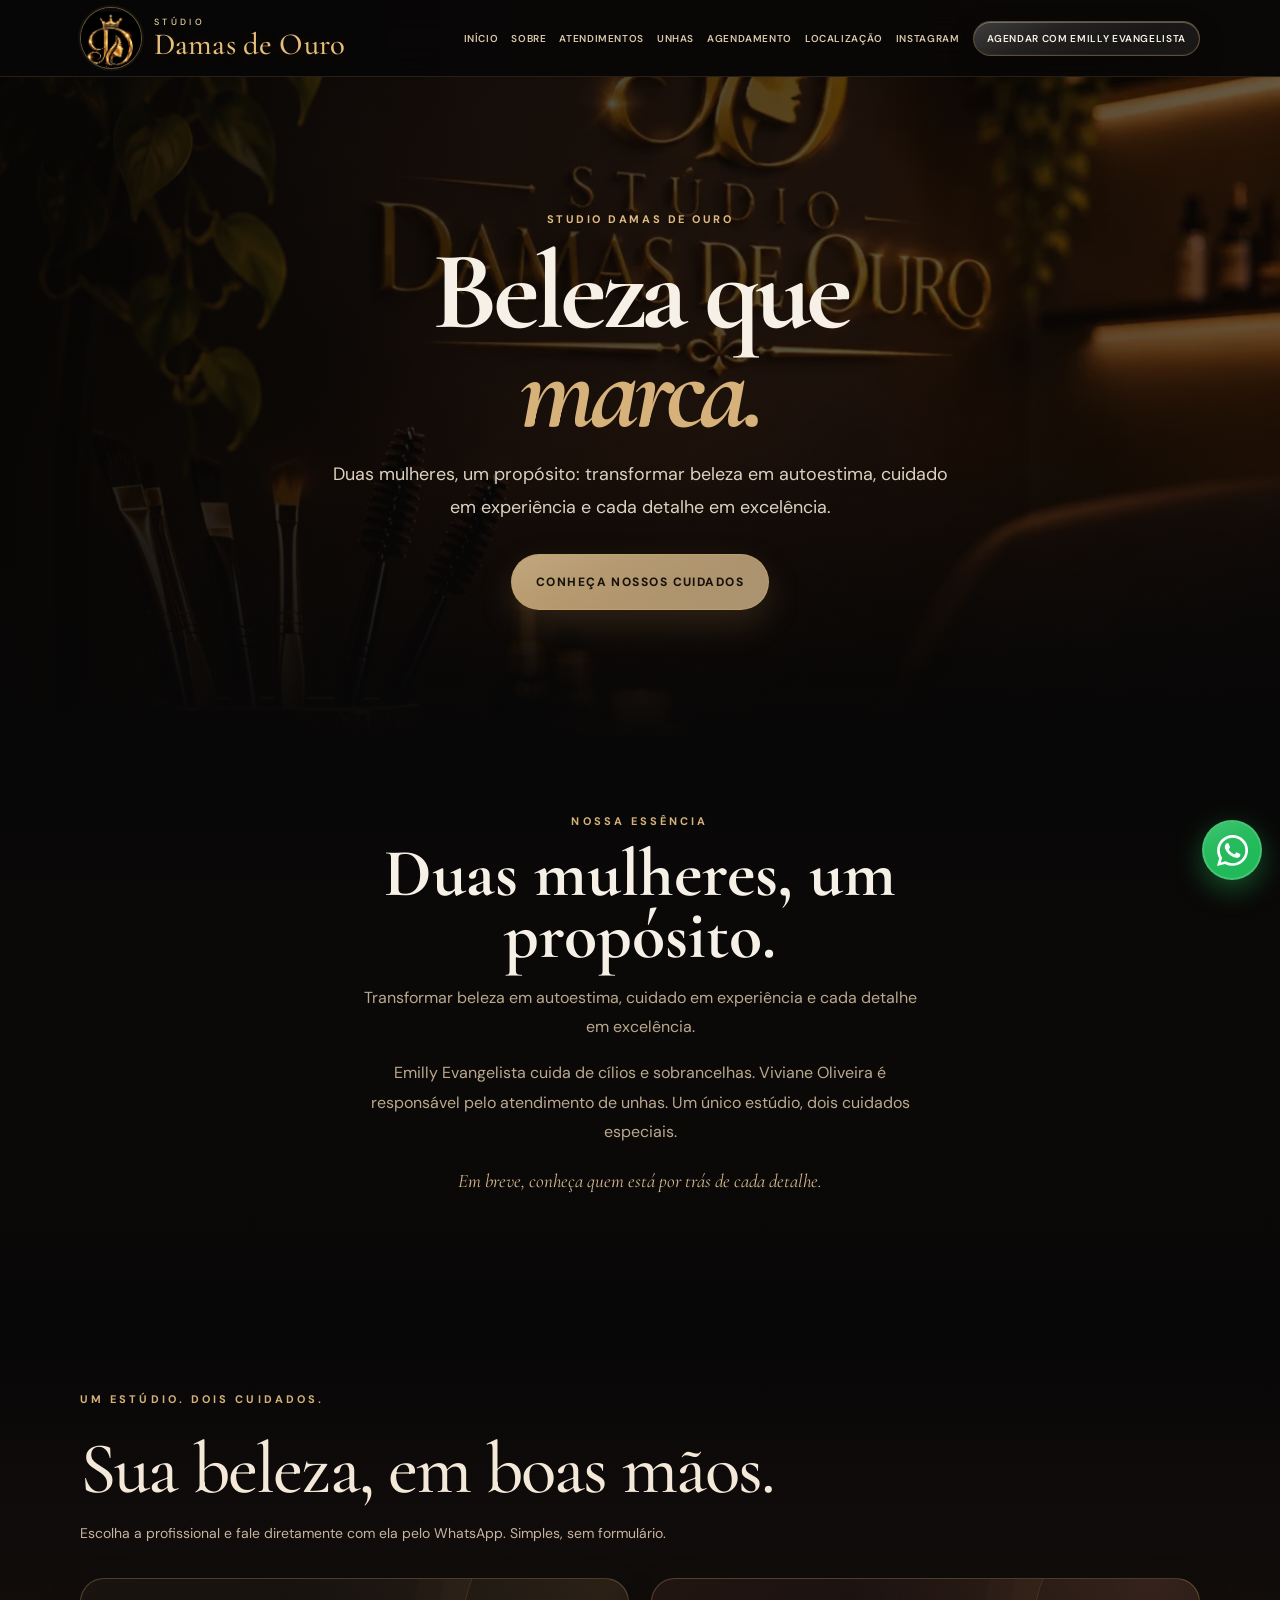
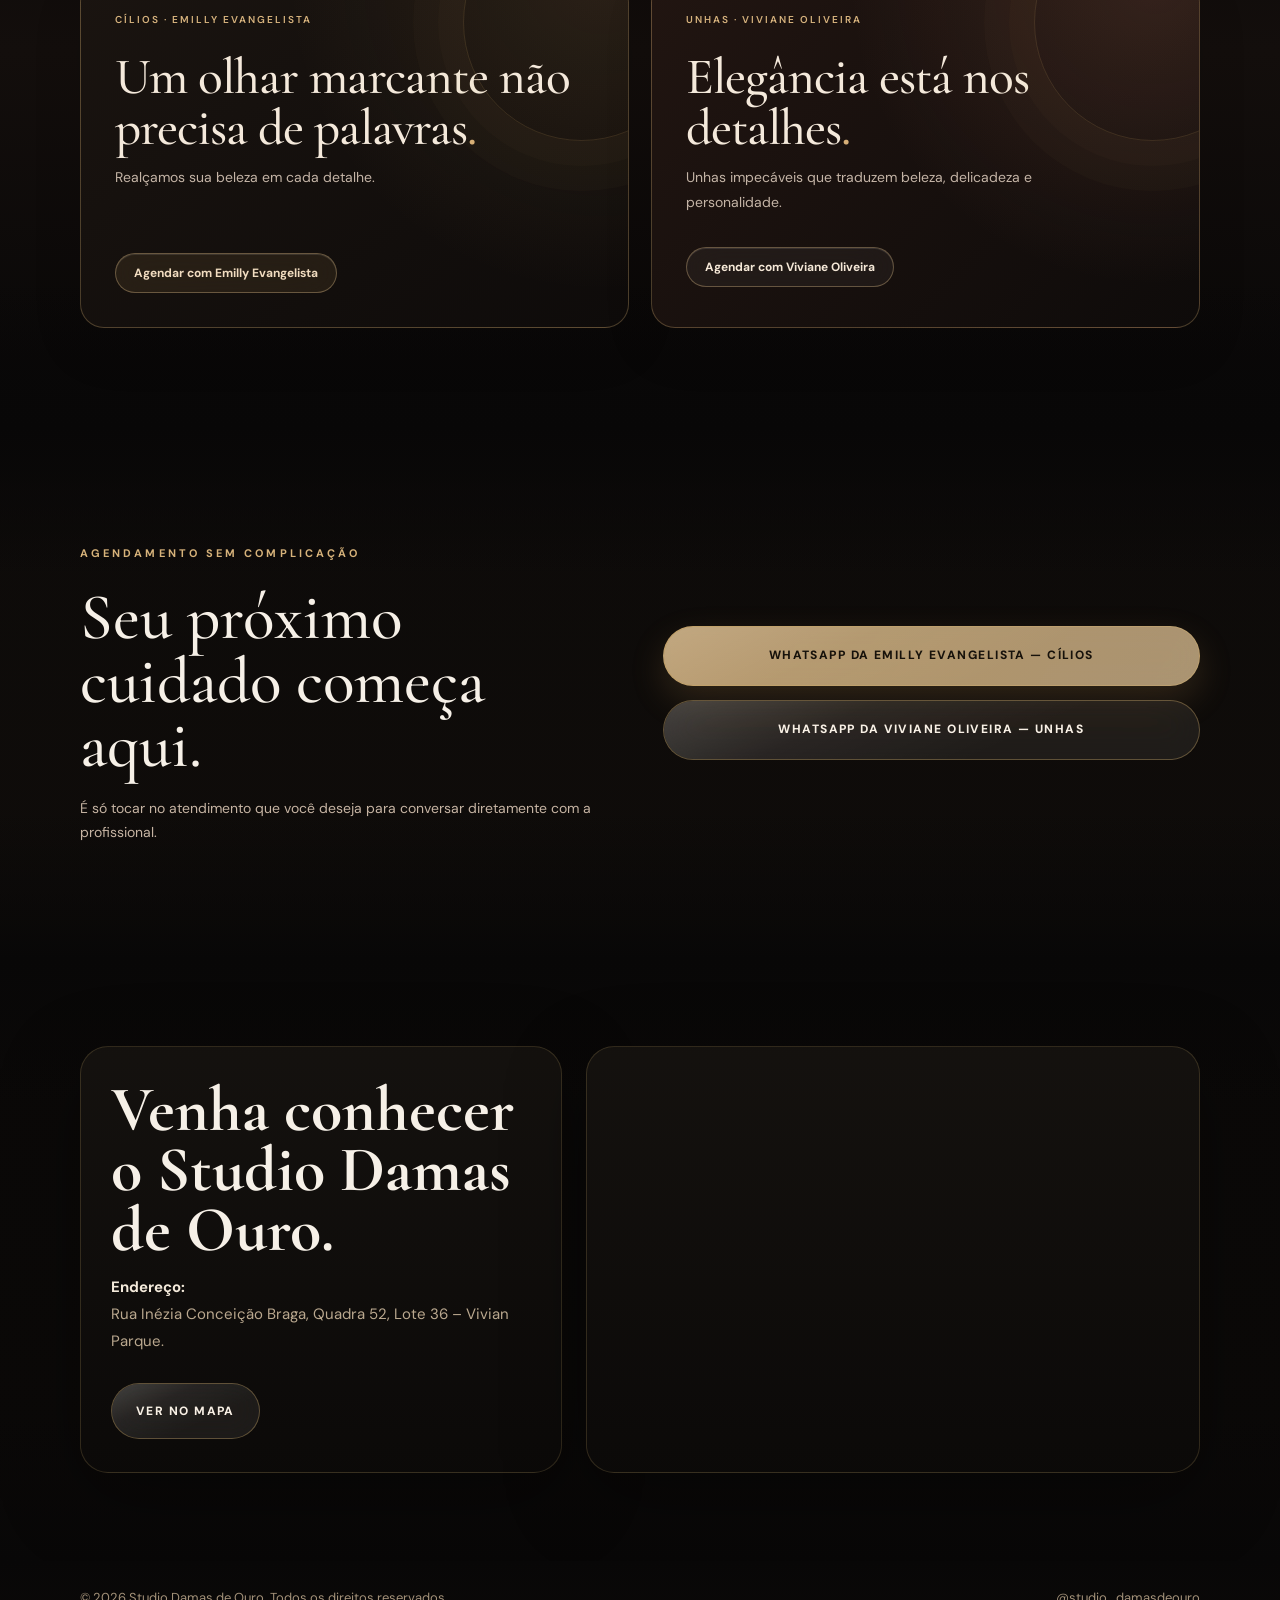
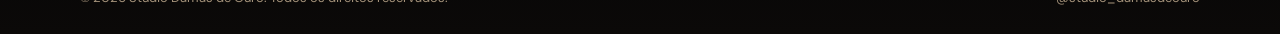
<file: index.html>
<!doctype html>
<html lang="pt-BR">
<head>
  <meta charset="utf-8" />
  <meta name="viewport" content="width=device-width, initial-scale=1, viewport-fit=cover" />
  <meta name="theme-color" content="#090807" />
  <meta name="description" content="Studio Damas de Ouro — sobrancelhas, cílios e beleza. Conheça o trabalho e agende pelo WhatsApp." />
  <title>Studio Damas de Ouro</title>
  <link rel="preconnect" href="https://fonts.googleapis.com" />
  <link rel="preconnect" href="https://fonts.gstatic.com" crossorigin />
  <link href="https://fonts.googleapis.com/css2?family=DM+Sans:wght@400;500;600;700;800&family=Cormorant+Garamond:wght@400;500;600;700&display=swap" rel="stylesheet" />
  <style>
    :root{
      --bg:#080707;
      --bg-soft:#110f0d;
      --card:#14110f;
      --card-2:#1a1511;
      --line:rgba(217,181,112,.18);
      --line-strong:rgba(217,181,112,.35);
      --text:#f6f0e7;
      --muted:#baa88f;
      --gold:#d6b27a;
      --gold-strong:#c79a54;
      --success:#25D366;
      --shadow:0 24px 80px rgba(0,0,0,.35);
    }
    *{box-sizing:border-box}
    html{scroll-behavior:smooth;overflow-x:hidden}
    body{
      margin:0;
      overflow-x:hidden;
      color:var(--text);
      background:radial-gradient(circle at top right, rgba(157,112,51,.12), transparent 28%), linear-gradient(180deg, #090807 0%, #0b0908 100%);
      font-family:'DM Sans',system-ui,-apple-system,sans-serif;
      -webkit-font-smoothing:antialiased;
      text-rendering:optimizeLegibility;
    }
    img{display:block;max-width:100%}
    a{text-decoration:none;color:inherit}
    button,input,select{font:inherit}
    button{cursor:pointer}
    iframe{border:0;max-width:100%}
    input{-webkit-appearance:none;appearance:none}
    .wrap{width:min(1120px, calc(100% - 28px));margin:0 auto}
    .section{padding:88px 0;overflow-x:clip}
    .eyebrow{display:inline-block;margin-bottom:14px;color:var(--gold);font-size:11px;letter-spacing:.28em;text-transform:uppercase;font-weight:700}
    h1,h2,h3,.serif{font-family:'Cormorant Garamond',serif}
    h1,h2,h3,p{margin:0}
    .section-head{max-width:760px;margin:0 auto 38px;text-align:center}
    .section-head h2{font-size:clamp(42px,5vw,72px);line-height:.95;letter-spacing:-.02em;margin-bottom:14px}
    .section-head p{color:var(--muted);line-height:1.8;font-size:15px}
    .reveal{opacity:0;transform:translateY(28px);transition:opacity .7s ease, transform .7s ease}
    .reveal.show{opacity:1;transform:none}

    .site-header{position:sticky;top:0;z-index:60;backdrop-filter:blur(16px);background:rgba(8,7,7,.86);border-bottom:1px solid rgba(214,178,122,.1)}
    .nav{min-height:84px;display:flex;align-items:center;justify-content:space-between;gap:18px}
    .brand{display:flex;align-items:center;min-width:0}
    .brand img{width:min(240px, 54vw);height:auto;filter:drop-shadow(0 8px 18px rgba(0,0,0,.35))}
    .nav-links{display:flex;align-items:center;gap:26px;font-size:12px;letter-spacing:.12em;text-transform:uppercase;color:#dbc8ab;flex-wrap:wrap}
    .nav-links a:hover{color:var(--gold)}
    .nav-btn{display:inline-flex;align-items:center;justify-content:center;padding:14px 20px;border-radius:999px;border:1px solid var(--line-strong);background:linear-gradient(135deg, rgba(214,178,122,.16), rgba(214,178,122,.06))}
    .menu-btn{display:none;width:54px;height:54px;border-radius:50%;border:1px solid var(--line-strong);color:var(--gold);background:rgba(214,178,122,.06);font-size:24px;flex:0 0 auto}

    .hero{position:relative;overflow:hidden;padding:44px 0 38px;isolation:isolate}
    .hero::before{content:"";position:absolute;inset:0;background:linear-gradient(90deg, rgba(8,7,7,.96) 0%, rgba(8,7,7,.88) 42%, rgba(8,7,7,.2) 100%);z-index:-1}
    .hero-bg{display:none}
    .hero-grid{min-height:670px;display:grid;grid-template-columns:minmax(0, 1.02fr) minmax(0, .98fr);gap:44px;align-items:center}
    .hero-copy{max-width:660px;min-width:0}
    .hero-copy h1{font-size:clamp(62px,8vw,114px);line-height:.88;letter-spacing:-.045em;margin:12px 0 18px}
    .hero-copy h1 span{font-style:italic;color:var(--gold)}
    .hero-copy p{max-width:500px;color:#ddd1c0;line-height:1.85;font-size:16px}
    .hero-actions{display:flex;gap:14px;flex-wrap:wrap;margin-top:30px}
    .cta{display:inline-flex;align-items:center;justify-content:center;gap:10px;min-height:56px;padding:16px 24px;border-radius:999px;border:1px solid var(--line-strong);background:linear-gradient(135deg, #c69853 0%, #e5c58f 100%);color:#19130d;font-size:12px;letter-spacing:.12em;font-weight:800;text-transform:uppercase;box-shadow:0 14px 35px rgba(198,152,83,.18);transition:transform .2s ease, filter .2s ease}
    .cta:hover{transform:translateY(-2px);filter:brightness(1.03)}
    .cta.outline{background:transparent;color:var(--text);box-shadow:none}
    .hero-card{justify-self:end;width:min(100%, 430px);min-width:0;background:linear-gradient(180deg, rgba(20,17,14,.92), rgba(10,9,8,.94));border:1px solid var(--line);border-radius:28px;padding:26px;box-shadow:var(--shadow)}
    .hero-card img{width:100%;aspect-ratio:4/5;object-fit:cover;border-radius:20px;border:1px solid rgba(214,178,122,.12)}
    .hero-card .meta{margin-top:18px;display:flex;justify-content:space-between;gap:14px;color:#e7d7be;font-size:13px}
    .hero-card .meta strong{display:block;color:var(--gold);font-size:12px;letter-spacing:.16em;text-transform:uppercase}

    .about{padding-top:70px}
    .about-grid{display:grid;grid-template-columns:minmax(0,.92fr) minmax(0,1.08fr);gap:34px;align-items:center}
    .about-media,.about-text,.service-card,.compare-card,.booking-copy,.booking-box,.contact-info,.contact-map{min-width:0}
    .about-media{position:relative;border-radius:30px;overflow:hidden;border:1px solid var(--line);background:linear-gradient(180deg, #15110f, #0f0d0b);min-height:520px;box-shadow:var(--shadow)}
    .about-media::before{display:none}
    .about-media .photo{display:none}
    .about-media .stamp{position:absolute;right:22px;bottom:20px;padding:10px 14px;border-radius:999px;color:#1a130d;background:linear-gradient(135deg, #c69853 0%, #e4c38e 100%);font-size:12px;letter-spacing:.12em;text-transform:uppercase;font-weight:700}
    .about-text h2{font-size:clamp(44px,5.3vw,72px);line-height:.92;margin-bottom:16px}
    .about-text p{color:var(--muted);line-height:1.85;margin-bottom:14px;max-width:560px}
    .pill-row{display:flex;flex-wrap:wrap;gap:10px;margin-top:24px}
    .pill{padding:10px 14px;border-radius:999px;border:1px solid var(--line);background:rgba(214,178,122,.06);color:#e7d7be;font-size:12px}

    .services{background:linear-gradient(180deg, rgba(17,15,13,.8), rgba(12,10,9,.15))}
    .service-grid{display:grid;grid-template-columns:repeat(3,minmax(0,1fr));gap:18px}
    .service-card{border-radius:24px;padding:28px;border:1px solid var(--line);background:linear-gradient(180deg, rgba(21,18,15,.96), rgba(15,12,10,.92));box-shadow:var(--shadow)}
    .service-card .n{color:var(--gold);font-family:'Cormorant Garamond',serif;font-size:40px;line-height:1;margin-bottom:10px}
    .service-card h3{font-size:32px;line-height:.95;margin-bottom:12px}
    .service-card p{color:var(--muted);line-height:1.8;font-size:14px}

    .results{padding-top:94px}
    .compare-grid{display:grid;grid-template-columns:repeat(2,minmax(0,1fr));gap:18px}
    .compare-card{overflow:hidden;border-radius:28px;border:1px solid var(--line);background:linear-gradient(180deg, #15120f, #0d0c0b);box-shadow:var(--shadow)}
    .compare-card figure{margin:0}
    .compare-card img{width:100%;aspect-ratio:4/5;object-fit:cover;object-position:center}
    .compare-label{display:inline-flex;margin:18px 18px 0;padding:8px 14px;border-radius:999px;background:rgba(214,178,122,.1);border:1px solid var(--line);color:var(--gold);font-size:11px;font-weight:700;text-transform:uppercase;letter-spacing:.16em}
    .compare-copy{padding:14px 18px 20px}
    .compare-copy h3{font-size:34px;margin-bottom:8px}
    .compare-copy p{color:var(--muted);line-height:1.7;font-size:14px}

    .booking{background:linear-gradient(180deg, rgba(15,12,10,.6), rgba(15,12,10,.95))}
    .booking-grid{display:grid;grid-template-columns:minmax(0,.9fr) minmax(0,1.1fr);gap:28px;align-items:start}
    .booking-copy{padding:10px 6px 10px 0;align-self:center}
    .booking-copy h2{font-size:clamp(46px,5vw,72px);line-height:.92;margin-bottom:16px}
    .booking-copy p{color:var(--muted);line-height:1.9;max-width:510px;margin-bottom:16px}
    .booking-box{border-radius:28px;border:1px solid var(--line);background:linear-gradient(180deg, rgba(20,17,14,.96), rgba(11,10,9,.94));box-shadow:var(--shadow);padding:28px;overflow:hidden}
    .flow-head{display:flex;flex-wrap:wrap;gap:10px;margin-bottom:18px}
    .flow-chip{padding:8px 12px;border-radius:999px;border:1px solid var(--line);background:rgba(214,178,122,.05);color:#cfbea3;font-size:12px;min-height:36px;display:inline-flex;align-items:center}
    .flow-chip strong{margin-left:6px;color:#fff;font-weight:600}
    .flow-stage{display:none}
    .flow-stage.active{display:block;animation:fadeStage .25s ease}
    @keyframes fadeStage{from{opacity:0;transform:translateY(8px)}to{opacity:1;transform:none}}
    .flow-question{font-size:34px;line-height:.95;margin:0 0 10px}
    .flow-description{color:var(--muted);line-height:1.75;margin-bottom:18px;font-size:15px}
    .field{width:100%;min-height:58px;padding:0 18px;border-radius:18px;border:1px solid rgba(214,178,122,.24);background:#090807;color:#f6f0e7;outline:none}
    .field:focus{border-color:rgba(214,178,122,.55);box-shadow:0 0 0 3px rgba(214,178,122,.1)}
    .option-grid{display:grid;grid-template-columns:1fr;gap:12px}
    .option-btn{width:100%;text-align:left;padding:16px 18px;border-radius:18px;border:1px solid rgba(214,178,122,.18);background:rgba(214,178,122,.04);color:#f6f0e7;transition:.2s}
    .option-btn:hover{transform:translateY(-1px);border-color:rgba(214,178,122,.35)}
    .option-btn.active{border-color:rgba(214,178,122,.56);background:linear-gradient(135deg, rgba(214,178,122,.18), rgba(214,178,122,.08))}
    .option-btn small{display:block;color:var(--muted);margin-top:4px;font-size:13px}
    .flow-actions{display:flex;gap:12px;flex-wrap:wrap;margin-top:18px}
    .mini-btn{display:inline-flex;align-items:center;justify-content:center;min-height:52px;padding:0 18px;border-radius:999px;border:1px solid var(--line-strong);background:transparent;color:var(--text);font-weight:700}
    .summary-box{padding:18px;border-radius:20px;border:1px solid var(--line);background:rgba(214,178,122,.05);display:grid;gap:10px}
    .summary-item{display:flex;justify-content:space-between;gap:10px;border-bottom:1px solid rgba(214,178,122,.08);padding-bottom:8px}
    .summary-item:last-child{border-bottom:0;padding-bottom:0}
    .summary-item span{color:var(--muted)}
    .summary-item strong{text-align:right}
    .help{margin-top:14px;color:#998a77;line-height:1.7;font-size:13px}

    .contact-grid{display:grid;grid-template-columns:minmax(0,.88fr) minmax(0,1.12fr);gap:24px;align-items:stretch}
    .contact-info,.contact-map{border-radius:28px;border:1px solid var(--line);background:linear-gradient(180deg, rgba(21,18,15,.96), rgba(12,10,9,.94));box-shadow:var(--shadow)}
    .contact-info{padding:30px;display:flex;flex-direction:column;justify-content:center;gap:14px}
    .contact-info h2{font-size:clamp(42px,5vw,66px);line-height:.94}
    .contact-info p{color:var(--muted);line-height:1.8;font-size:15px}
    .contact-actions{display:flex;flex-wrap:wrap;gap:12px;margin-top:14px}
    .contact-map{overflow:hidden;min-height:420px}
    .contact-map iframe{width:100%;height:100%;min-height:420px;filter:grayscale(.85) contrast(1.08)}

    .footer{padding:28px 0 calc(28px + env(safe-area-inset-bottom));border-top:1px solid rgba(214,178,122,.12);color:#a39179;font-size:13px}
    .footer-row{display:flex;justify-content:space-between;gap:18px;align-items:center;flex-wrap:wrap}

    .wa-icon{width:20px;height:20px;display:inline-block;flex:0 0 auto}
    .wa-inline{color:var(--success)}
    .floating-wa{position:fixed;right:14px;bottom:calc(16px + env(safe-area-inset-bottom));z-index:70;display:inline-flex;align-items:center;justify-content:center;gap:10px;min-height:56px;max-width:calc(100vw - 28px);padding:0 18px;border-radius:999px;background:linear-gradient(135deg, #c69853 0%, #e5c58f 100%);color:#19130d;font-weight:800;font-size:13px;letter-spacing:.02em;box-shadow:0 18px 40px rgba(198,152,83,.32);animation:pulseGlow 1.55s ease-in-out infinite}
    @keyframes pulseGlow{0%,100%{transform:scale(1);box-shadow:0 16px 35px rgba(198,152,83,.28)}50%{transform:scale(1.045);box-shadow:0 16px 46px rgba(198,152,83,.52)}}

    @media (max-width:980px){
      .hero-grid,.about-grid,.booking-grid,.contact-grid,.service-grid,.compare-grid{grid-template-columns:1fr}
      .hero-card{justify-self:start;width:min(100%,430px)}
      .about-media{min-height:440px}
      .about-media .photo{inset:30px}
    }
    @media (max-width:760px){
      .wrap{width:min(1120px, calc(100% - 22px))}
      .section{padding:68px 0}
      .nav{min-height:74px}
      .brand img{width:min(210px, 64vw)}
      .menu-btn{display:inline-flex;align-items:center;justify-content:center}
      .nav-links{display:none;position:absolute;top:100%;left:0;right:0;padding:18px 14px 20px;flex-direction:column;align-items:stretch;gap:10px;background:rgba(9,8,7,.98);border-bottom:1px solid rgba(214,178,122,.14)}
      .nav-links.open{display:flex}
      .nav-links a,.nav-btn{padding:14px 16px;border-radius:16px;background:rgba(214,178,122,.05);border:1px solid rgba(214,178,122,.08)}
      .hero{padding-top:20px}
      .hero::before{background:linear-gradient(180deg, rgba(8,7,7,.8) 0%, rgba(8,7,7,.88) 34%, rgba(8,7,7,.96) 100%)}
      .hero-bg{background-position:center 34%;filter:brightness(.38) saturate(.65)}
      .hero-grid{min-height:auto;gap:22px;padding:18px 0 46px}
      .hero-copy h1{font-size:clamp(52px, 14vw, 72px)}
      .hero-copy p{font-size:15px}
      .hero-actions{margin-top:22px;padding-bottom:26px}
      .cta{width:100%}
      .hero-card{padding:18px;border-radius:22px}
      .section-head{margin-bottom:28px}
      .section-head h2,.about-text h2,.booking-copy h2,.contact-info h2{font-size:clamp(40px, 12vw, 58px)}
      .service-card{padding:24px}
      .compare-copy h3{font-size:30px}
      .booking-box,.contact-info{padding:20px 16px}
      .flow-question{font-size:30px}
      .flow-actions{flex-direction:column}
      .mini-btn,.flow-actions .cta{width:100%}
      .contact-map,.contact-map iframe{min-height:330px}
      .footer{padding-bottom:100px}
      .floating-wa{min-height:52px;font-size:12px;padding:0 16px;right:10px;bottom:calc(14px + env(safe-area-inset-bottom))}
    }
    @media (prefers-reduced-motion: reduce){
      html{scroll-behavior:auto}
      .reveal{opacity:1;transform:none;transition:none}
      .floating-wa{animation:none}
      .cta,.option-btn{transition:none}
      .flow-stage.active{animation:none}
    }
  </style>

<style>
.hero{background:radial-gradient(ellipse at 78% 30%,rgba(194,145,75,.12),transparent 55%),#080707}
.hero::before{display:none}
.hero-grid{grid-template-columns:minmax(0,1fr);min-height:580px;max-width:880px;justify-content:center;text-align:center;margin:0 auto}
.hero-copy{margin:0 auto;max-width:780px}
.hero-copy p{margin:0 auto}
.hero-actions{justify-content:center}
.about-grid{grid-template-columns:minmax(0,1fr);max-width:760px;margin:0 auto}
.about-text{text-align:center}.about-text p{margin:0 auto 16px}
.booking-grid{grid-template-columns:minmax(0,1fr);max-width:690px;margin:0 auto;gap:20px}
.booking-copy{padding:0;text-align:center}
.booking-copy h2{margin:0;font-size:clamp(46px,6vw,68px)}
.floating-wa{width:60px;height:60px;min-height:60px;max-width:none;padding:0;border-radius:50%;right:18px;bottom:calc(20px + env(safe-area-inset-bottom))}
.floating-wa .wa-icon{width:29px;height:29px}
@media(max-width:760px){
.hero-grid{min-height:520px;padding:44px 0 76px}
.hero-actions{padding-bottom:0}
.booking-grid{gap:12px}
.floating-wa{width:56px;height:56px;min-height:56px;right:14px;bottom:calc(18px + env(safe-area-inset-bottom))}
}
</style>
<link rel="stylesheet" href="hero.css?v=1" />
<style id="whatsapp-floating-green">
.floating-wa{background:#25D366!important;color:#fff!important;width:60px!important;height:60px!important;min-height:60px!important;max-width:60px!important;padding:0!important;border-radius:50%!important;border:2px solid rgba(255,255,255,.16)!important;box-shadow:0 9px 28px rgba(37,211,102,.36)!important;animation:whatsappGreenPulse 2s ease-in-out infinite!important;gap:0!important}
.floating-wa .wa-icon{width:31px!important;height:31px!important;display:block!important;fill:#fff!important}
@keyframes whatsappGreenPulse{0%,100%{transform:scale(1);box-shadow:0 8px 20px rgba(37,211,102,.28)}50%{transform:scale(1.06);box-shadow:0 8px 34px rgba(37,211,102,.58)}}
@media(prefers-reduced-motion:reduce){.floating-wa{animation:none!important}}
</style><style id="service-picker-visuals">
.option-btn.option-photo{display:flex;align-items:center;gap:15px;padding:10px;min-height:116px}
.service-thumb{display:block;width:94px;height:94px;border-radius:14px;object-fit:cover;object-position:center 40%;flex:0 0 94px;background:#221a14;border:1px solid rgba(214,178,122,.19)}
.option-copy{display:block;flex:1;min-width:0}
.option-copy strong{display:block;font-size:16px;line-height:1.35;font-weight:600;letter-spacing:0}
.option-btn .option-copy small{display:block;margin-top:6px;line-height:1.5;color:var(--muted);font-size:12px}
.option-check{display:inline-flex;align-items:center;justify-content:center;flex:0 0 24px;width:24px;height:24px;border-radius:50%;background:#cda66c;color:#130f0a;font-weight:800;font-size:14px;opacity:0;transform:scale(.7);transition:opacity .2s ease,transform .2s ease}
.option-btn.active .option-check{opacity:1;transform:scale(1)}
.option-other{display:flex;align-items:center;gap:12px}
.custom-service{margin-top:14px;padding:14px;border-radius:18px;border:1px solid var(--line);background:#100d0a}
.custom-service[hidden]{display:none}
.custom-service label{display:block;color:#e7cfaa;font-size:13px;margin-bottom:10px}
.custom-service textarea{display:block;resize:vertical;min-height:84px;width:100%;background:#090807;border:1px solid rgba(214,178,122,.24);border-radius:13px;padding:12px;color:var(--text);font:inherit;outline:none}
.custom-service textarea:focus{border-color:var(--gold)}
.custom-service small{display:block;margin-top:8px;color:var(--muted);font-size:12px;line-height:1.5}
@media(max-width:420px){.option-btn.option-photo{gap:10px}.service-thumb{width:78px;height:88px;flex-basis:78px}.option-copy strong{font-size:14px}.option-btn .option-copy small{font-size:11px}.option-check{flex-basis:21px;width:21px;height:21px}}
</style><style id="session-banner-style">
.session-showcase{padding:24px 0 92px;background:linear-gradient(180deg,#0a0807 0%,#14100d 55%,#0b0908 100%);overflow:hidden}
.session-frame{position:relative;display:flex;align-items:center;justify-content:center;max-width:1060px;margin:0 auto;padding:28px;background:radial-gradient(ellipse at 50% 42%,rgba(190,134,77,.22),transparent 70%);border:1px solid rgba(214,178,122,.14);border-radius:30px;overflow:hidden}
.session-frame:before,.session-frame:after{content:"";position:absolute;width:1px;top:8%;bottom:8%;background:linear-gradient(transparent,rgba(214,178,122,.32),transparent)}
.session-frame:before{left:9%}.session-frame:after{right:9%}
.session-photo{display:block;position:relative;z-index:1;width:auto;max-width:100%;height:min(630px,70vw);object-fit:contain;border-radius:19px;box-shadow:0 22px 70px rgba(0,0,0,.48)}
.session-frame.reveal.show .session-photo{animation:sessionReveal 1.3s both cubic-bezier(.22,.72,.2,1)}
@keyframes sessionReveal{from{opacity:.6;transform:scale(1.035)}to{opacity:1;transform:scale(1)}}
@media(max-width:760px){.session-showcase{padding:0 0 62px}.session-frame{padding:9px;border-radius:23px}.session-frame:before,.session-frame:after{display:none}.session-photo{width:100%;height:auto;border-radius:17px}}
@media(prefers-reduced-motion:reduce){.session-frame.reveal.show .session-photo{animation:none}}
</style><style id="header-compact-2026">
/* Emblema circular com a marca inteira visível */
.site-header{background:rgba(9,8,8,.92);border-bottom:1px solid rgba(214,178,122,.15)}
.site-header .nav{max-width:1120px;min-height:106px;gap:22px}
.site-header .brand{width:116px;height:116px;flex:0 0 116px;display:flex;align-items:center;justify-content:center;border:1px solid rgba(214,178,122,.30);background:#050505;border-radius:50%;padding:12px;overflow:hidden;box-shadow:0 4px 22px rgba(0,0,0,.18)}
.site-header .brand img{width:100%;height:100%;max-width:100%;object-fit:contain;object-position:center;filter:none}
.site-header .nav-links{gap:clamp(10px,1.25vw,19px);flex-wrap:nowrap;font-size:10px;letter-spacing:.075em;white-space:nowrap}
.site-header .nav-links .nav-btn{padding:12px 17px;min-height:39px;font-size:10px}
@media(max-width:1160px){
.site-header .nav-links{display:none;position:absolute;top:100%;left:0;right:0;background:rgba(9,8,7,.98);padding:20px 24px;flex-direction:column;gap:8px;align-items:stretch;white-space:normal;max-height:calc(100dvh - 94px);overflow-y:auto}
.site-header .nav-links.open{display:flex}
.site-header .nav-links a{display:block;padding:13px 15px;border:1px solid rgba(214,178,122,.10);border-radius:12px;background:rgba(214,178,122,.04)}
.site-header .nav-links .nav-btn{display:flex}
.site-header .menu-btn{display:inline-flex;align-items:center;justify-content:center;width:46px;height:46px}
.site-header .nav{min-height:94px}
.site-header .brand{width:88px;height:88px;flex-basis:88px;padding:8px}
}
@media(max-width:760px){
.site-header .nav{min-height:83px}
.site-header .brand{width:78px;height:78px;flex-basis:78px;padding:7px}
.site-header .menu-btn{width:43px;height:43px;font-size:21px}
.site-header .nav-links{max-height:calc(100dvh - 83px)}
}
</style><style id="expo-glass-and-fade">
/* Superfícies vítreas com reflexo e profundidade, preservando o verde do WhatsApp */
:where(.cta,.nav-btn,.mini-btn,.option-btn,.menu-btn,.flow-chip,.floating-wa){position:relative;isolation:isolate;overflow:hidden;backdrop-filter:blur(17px) saturate(1.5);-webkit-backdrop-filter:blur(17px) saturate(1.5);border:1px solid rgba(255,236,197,.27);box-shadow:inset 0 1px 0 rgba(255,255,255,.27),inset 0 -1px 0 rgba(255,255,255,.04),0 10px 28px rgba(0,0,0,.22);transition:transform .25s ease,box-shadow .25s ease,border-color .25s ease}
:where(.cta,.nav-btn,.mini-btn,.option-btn,.menu-btn,.flow-chip,.floating-wa)::before{content:"";position:absolute;inset:0;border-radius:inherit;pointer-events:none;background:linear-gradient(155deg,rgba(255,255,255,.23) 0%,rgba(255,255,255,.06) 33%,transparent 66%);opacity:.72;z-index:-1}
:where(.cta,.nav-btn,.mini-btn,.option-btn,.menu-btn):hover{transform:translateY(-2px);border-color:rgba(255,232,190,.6);box-shadow:inset 0 1px 0 rgba(255,255,255,.38),0 14px 32px rgba(0,0,0,.32)}
.cta{background:linear-gradient(120deg,rgba(214,178,122,.84),rgba(231,201,155,.72));color:#17120b}
.cta.outline,.mini-btn,.nav-btn,.menu-btn{background:rgba(255,255,255,.07);color:#f8f0e5}
.option-btn{background:rgba(255,255,255,.065)}
.option-btn.active{background:linear-gradient(110deg,rgba(214,178,122,.24),rgba(255,255,255,.07));border-color:rgba(214,178,122,.72)}
.floating-wa{background:rgba(37,211,102,.88)!important;color:white!important}
.hero{position:relative;isolation:isolate}
.hero::after{content:"";pointer-events:none;position:absolute;left:0;right:0;bottom:-1px;height:clamp(140px,25vh,330px);background:linear-gradient(to bottom,rgba(8,7,7,0),rgba(8,7,7,.7) 63%,#080707 100%);z-index:0}
.hero .hero-grid{position:relative;z-index:1}
#sobre{background:linear-gradient(to bottom,#080707,#0b0908 240px)}
@media(prefers-reduced-motion:reduce){:where(.cta,.nav-btn,.mini-btn,.option-btn,.menu-btn){transition:none}}
</style><style id="damas-header-refinement-v3">
/* Símbolo central, círculo proporcional e cabeçalho mais leve. */
.site-header{background:rgba(8,7,7,.82)!important;backdrop-filter:blur(18px) saturate(1.25)!important;-webkit-backdrop-filter:blur(18px) saturate(1.25)!important}
.site-header .wrap.nav{max-width:1200px!important;min-height:76px!important;gap:20px!important;padding-top:4px!important;padding-bottom:4px!important}
.site-header a.brand{position:relative!important;width:72px!important;height:72px!important;min-width:72px!important;flex:0 0 72px!important;max-width:72px!important;border-radius:50%!important;border:1px solid rgba(220,181,106,.48)!important;overflow:hidden!important;background:#050505!important;padding:0!important;box-sizing:border-box!important;display:block!important;box-shadow:0 0 0 2px rgba(220,181,106,.07),0 5px 20px rgba(0,0,0,.18)!important}
.site-header a.brand img{position:absolute!important;display:block!important;max-width:none!important;width:228%!important;height:auto!important;min-height:0!important;top:0!important;left:50%!important;transform:translateX(-50%)!important;object-fit:initial!important;object-position:initial!important;filter:none!important;border:0!important;border-radius:0!important}
.site-header .nav-links{gap:clamp(8px,1vw,16px)!important;font-size:10px!important;letter-spacing:.065em!important;white-space:nowrap!important}
.site-header .nav-links a{font-weight:600}
.site-header .nav-links .nav-btn{min-height:35px!important;padding:9px 13px!important;font-size:10px!important;white-space:nowrap!important}
@media(max-width:1160px){
.site-header .wrap.nav{min-height:67px!important}
.site-header a.brand{width:62px!important;height:62px!important;min-width:62px!important;max-width:62px!important;flex-basis:62px!important}
.site-header .menu-btn{width:39px!important;height:39px!important;font-size:19px!important}
.site-header .nav-links{gap:7px!important;max-height:calc(100dvh - 67px)!important;padding:13px 16px!important}
.site-header .nav-links a{padding:11px 13px!important}
}
@media(max-width:760px){
.site-header .wrap.nav{min-height:62px!important}
.site-header a.brand{width:56px!important;height:56px!important;min-width:56px!important;max-width:56px!important;flex-basis:56px!important}
.site-header .menu-btn{width:36px!important;height:36px!important;font-size:18px!important}
.site-header .nav-links{max-height:calc(100dvh - 62px)!important}
}
</style><style id="damas-all-sections-fade">
/* Transições contínuas: evita divisões retas sem desfocar fotografias nem textos. */
main > section{position:relative;isolation:isolate}
main > section:not(.hero)::before,
main > section:not(.hero)::after{
content:"";position:absolute;left:0;right:0;pointer-events:none;z-index:0;
height:clamp(68px,12vw,150px)
}
main > section:not(.hero)::before{top:-1px;background:linear-gradient(to bottom,#080707 0%,rgba(8,7,7,.76) 27%,rgba(8,7,7,0) 100%)}
main > section:not(.hero)::after{bottom:-1px;background:linear-gradient(to top,#080707 0%,rgba(8,7,7,.68) 24%,rgba(8,7,7,0) 100%)}
main > section:not(.hero)> .wrap{position:relative;z-index:1}
main > section.hero::after{height:clamp(130px,22vw,280px)!important;background:linear-gradient(to bottom,transparent 0%,rgba(8,7,7,.52) 50%,#080707 100%)!important}
main > section.session-showcase{background:linear-gradient(180deg,#080707 0%,#15100d 48%,#080707 100%)}
footer.footer{position:relative;background:linear-gradient(to bottom,#080707,#0b0908);border-top:0}
@media(max-width:760px){
main > section:not(.hero)::before,main > section:not(.hero)::after{height:72px}
main > section.hero::after{height:150px!important}
}
</style><style id="damas-brand-lettering">
.site-header a.brand{
  display:inline-flex!important;align-items:center!important;justify-content:flex-start!important;
  gap:12px!important;position:relative!important;overflow:visible!important;
  width:auto!important;max-width:none!important;min-width:0!important;height:auto!important;
  flex:0 1 auto!important;border:0!important;border-radius:0!important;
  padding:0!important;background:transparent!important;box-shadow:none!important;
}
.site-header .brand-emblem{
  display:block;position:relative;overflow:hidden;flex:0 0 62px;
  width:62px;height:62px;border-radius:50%;background:#050505;
  border:1px solid rgba(220,181,106,.45);box-shadow:0 0 0 2px rgba(220,181,106,.06);
}
.site-header a.brand .brand-emblem img{
  position:absolute!important;display:block!important;width:228%!important;
  height:auto!important;max-width:none!important;min-height:0!important;
  left:50%!important;top:0!important;transform:translateX(-50%)!important;
  object-fit:initial!important;filter:none!important;border:0!important;
}
.site-header .brand-lettering{display:flex;flex-direction:column;gap:1px;min-width:0;white-space:nowrap}
.site-header .brand-overline{font:500 9px/1.4 'DM Sans',sans-serif;letter-spacing:.37em;color:#e8cf9f}
.site-header .brand-name{
  font:500 clamp(23px,2.4vw,31px)/1.02 'Cormorant Garamond',Georgia,serif;
  letter-spacing:.005em;color:#e6be7b;text-shadow:0 1px 15px rgba(221,173,91,.17)
}
@media(max-width:1160px){
  .site-header .brand-emblem{flex-basis:55px;width:55px;height:55px}
  .site-header a.brand{gap:10px!important}
}
@media(max-width:760px){
  .site-header .brand-emblem{flex-basis:47px;width:47px;height:47px}
  .site-header a.brand{gap:9px!important}
  .site-header .brand-name{font-size:clamp(20px,5.4vw,25px)}
  .site-header .brand-overline{font-size:8px;letter-spacing:.31em}
}
@media(max-width:360px){
  .site-header .brand-emblem{flex-basis:42px;width:42px;height:42px}
  .site-header .brand-name{font-size:19px}
  .site-header a.brand{gap:7px!important}
}
</style><style id="time-picker-studio">
.times-example-note{font-size:13px;line-height:1.65;color:#d2b98f;background:rgba(214,178,122,.075);border:1px solid rgba(214,178,122,.19);padding:12px 14px;border-radius:14px;margin:10px 0 22px}
.time-period{display:block;font-size:12px;font-weight:600;letter-spacing:.12em;text-transform:uppercase;color:#d4b782;margin:18px 0 10px}
.time-grid{display:grid;grid-template-columns:repeat(3,minmax(0,1fr));gap:10px}
.time-option{display:flex;align-items:center;justify-content:center;padding:12px 8px;min-height:52px;border-radius:15px;border:1px solid rgba(229,195,139,.32);background:rgba(255,255,255,.055);color:#f7eede;font-size:15px;font-weight:600;font-variant-numeric:tabular-nums;cursor:pointer;backdrop-filter:blur(15px) saturate(1.4);-webkit-backdrop-filter:blur(15px) saturate(1.4);box-shadow:inset 0 1px rgba(255,255,255,.10);transition:background .2s,border-color .2s,transform .2s}
.time-option:hover{border-color:rgba(226,184,111,.75);transform:translateY(-1px)}
.time-option.selected{color:#1b140c;background:linear-gradient(125deg,#c69c5f,#ead0a3);border-color:#efd5a8;box-shadow:0 8px 28px rgba(205,164,100,.18)}
.time-option:focus-visible{outline:2px solid #ecd1a3;outline-offset:3px}
@media(max-width:400px){.time-grid{gap:8px}.time-option{font-size:14px;padding:10px 5px}}
@media(prefers-reduced-motion:reduce){.time-option{transition:none}}
</style><style id="damas-specialties-page">
.studio-specialties{background:linear-gradient(180deg,#080707 0%,#130e0c 48%,#080707 100%);padding:85px 0 100px}
.specialties-head{max-width:710px;margin:0 0 32px}
.specialties-head h2{font:500 clamp(43px,5.7vw,74px)/.98 'Cormorant Garamond',Georgia,serif;letter-spacing:-.025em;color:#f4e8d9;margin:14px 0 16px}
.specialties-head p{font-size:14px;color:#c7b3a0;max-width:600px;line-height:1.75}
.specialties-grid{display:grid;grid-template-columns:repeat(2,minmax(0,1fr));gap:22px}
.specialty-card{position:relative;isolation:isolate;display:flex;flex-direction:column;align-items:flex-start;min-height:285px;padding:34px;border:1px solid rgba(225,185,124,.28);border-radius:24px;background:radial-gradient(circle at 95% 0,rgba(202,155,90,.12),transparent 50%),linear-gradient(145deg,#1a1410,#0e0b0a);overflow:hidden;box-shadow:0 20px 50px rgba(0,0,0,.12)}
.specialty-card::before{content:"";pointer-events:none;position:absolute;right:-72px;top:-75px;width:235px;height:235px;border:1px solid rgba(213,169,102,.16);border-radius:50%;box-shadow:0 0 0 25px rgba(218,164,105,.025),0 0 0 50px rgba(218,164,105,.025)}
.specialty-index{font:600 10px/1.3 'DM Sans',sans-serif;letter-spacing:.20em;color:#d7b37e}
.specialty-card h3{font:500 clamp(40px,4.9vw,65px)/1 'Cormorant Garamond',Georgia,serif;margin:26px 0 12px;letter-spacing:-.02em;color:#f4e9db}
.specialty-dot{color:#d7af77}
.specialty-card p{max-width:310px;color:#c4b4a6;font-size:13px;line-height:1.75;margin:0 0 23px}
.specialty-cta{display:inline-flex;align-items:center;gap:15px;margin-top:auto;border:1px solid rgba(235,198,145,.34);border-radius:40px;padding:11px 18px;color:#f1dcc0;font-size:12px;font-weight:700;background:rgba(220,181,112,.095);backdrop-filter:blur(18px);-webkit-backdrop-filter:blur(18px);box-shadow:inset 0 1px rgba(255,255,255,.10);transition:transform .22s,border-color .22s}
.specialty-cta:hover{transform:translateY(-2px);border-color:rgba(235,198,145,.8)}
.specialty-card.specialty-nails{background:radial-gradient(circle at 92% 0,rgba(188,118,92,.19),transparent 50%),linear-gradient(135deg,#211511,#0e0b0a)}
@media(max-width:750px){.studio-specialties{padding:65px 0 75px}.specialties-grid{grid-template-columns:1fr;gap:15px}.specialty-card{min-height:230px;padding:25px}.specialty-card h3{font-size:49px;margin:18px 0 9px}.specialties-head h2{font-size:49px}}
@media(prefers-reduced-motion:reduce){.specialty-cta{transition:none}}
</style><style id="damas-direct-booking-2026">
.hero-copy .eyebrow{display:block;color:#dfbb83;font-size:11px;letter-spacing:.23em;margin-bottom:16px}
.hero-copy h1{font-size:clamp(67px,8.7vw,121px);line-height:.89}
.hero-copy p{max-width:620px;font-size:clamp(15px,1.4vw,18px)}
.future-photo-copy{font-family:'Cormorant Garamond',Georgia,serif;font-style:italic;font-size:19px!important;color:#d5b98f!important}
.specialty-card{min-height:350px}
.specialty-card h3{font-size:clamp(36px,4vw,58px);line-height:.99;max-width:510px}
.specialty-card p{font-size:14px;max-width:435px}
.specialty-cta-secondary{margin-top:10px;background:rgba(255,255,255,.045);color:#f5e8d7}
.direct-booking-wrap{display:grid;grid-template-columns:1fr 1fr;gap:45px;align-items:center;padding-block:25px}
.direct-booking-wrap h2{font:500 clamp(42px,5.1vw,69px)/.98 'Cormorant Garamond',Georgia,serif;max-width:580px;margin:12px 0 18px}
.direct-booking-wrap p{color:#c6b4a3;max-width:550px;font-size:14px;line-height:1.75}
.direct-booking-actions{display:flex;flex-direction:column;gap:14px;align-items:stretch}
.direct-booking-actions a{min-height:60px;text-align:center;line-height:1.4;white-space:normal}
@media(max-width:760px){
 .direct-booking-wrap{grid-template-columns:1fr;gap:22px}
 .specialty-card{min-height:275px}
 .specialty-card h3{font-size:clamp(36px,10vw,49px)}
 .hero-copy h1{font-size:clamp(70px,14.5vw,100px)}
}
</style></head>
<body>
  <header class="site-header">
    <nav class="wrap nav" aria-label="Navegação principal">
      <a href="#inicio" class="brand" aria-label="Studio Damas de Ouro - ir para o início">
        <span class="brand-emblem" aria-hidden="true"><img src="[data-uri]" alt="Logotipo Studio Damas de Ouro" /></span>
        <span class="brand-lettering"><span class="brand-overline">STÚDIO</span><span class="brand-name">Damas de Ouro</span></span>
      </a>
      <button class="menu-btn" id="menuBtn" aria-label="Abrir menu" aria-expanded="false">☰</button>
      <div class="nav-links" id="navLinks">
        <a href="#inicio">Início</a>
        <a href="#sobre">Sobre</a>
        <a href="#especialidades">Atendimentos</a>
        <a href="/unhas.html">Unhas</a>
        <a href="#agendamento">Agendamento</a>
        <a href="#localizacao">Localização</a>
        <a href="https://www.instagram.com/studio_damasdeouro/" target="_blank" rel="noopener noreferrer">Instagram</a>
        <a class="nav-btn" href="https://wa.me/5562986490797?text=Ol%C3%A1%2C%20Emilly!%20Vim%20pelo%20site%20Studio%20Damas%20de%20Ouro%20e%20gostaria%20de%20agendar%20um%20atendimento%20de%20c%C3%ADlios%20ou%20sobrancelhas.%20Pode%20me%20informar%20os%20hor%C3%A1rios%3F" target="_blank" rel="noopener noreferrer">Agendar com Emilly Evangelista</a>
      </div>
    </nav>
  </header>

  <main>
    <section class="hero" id="inicio">
  <div class="wrap hero-grid">
    <div class="hero-copy reveal">
      <span class="eyebrow">Studio Damas de Ouro</span>
      <h1>Beleza que<br><span>marca.</span></h1>
      <p>Duas mulheres, um propósito: transformar beleza em autoestima, cuidado em experiência e cada detalhe em excelência.</p>
      <div class="hero-actions">
        <a class="cta" href="#especialidades">Conheça nossos cuidados</a>
      </div>
    </div>
  </div>
</section>

    <section class="section about" id="sobre">
  <div class="wrap about-grid">
    <div class="about-text reveal">
      <span class="eyebrow">Nossa essência</span>
      <h2>Duas mulheres, um propósito.</h2>
      <p>Transformar beleza em autoestima, cuidado em experiência e cada detalhe em excelência.</p>
      <p>Emilly Evangelista cuida de cílios e sobrancelhas. Viviane Oliveira é responsável pelo atendimento de unhas. Um único estúdio, dois cuidados especiais.</p>
      <p class="future-photo-copy">Em breve, conheça quem está por trás de cada detalhe.</p>
    </div>
  </div>
</section>

    <section class="section studio-specialties" id="especialidades" aria-labelledby="specialties-title">
  <div class="wrap">
    <div class="specialties-head reveal">
      <span class="eyebrow">Um estúdio. Dois cuidados.</span>
      <h2 id="specialties-title">Sua beleza, em boas mãos.</h2>
      <p>Escolha a profissional e fale diretamente com ela pelo WhatsApp. Simples, sem formulário.</p>
    </div>
    <div class="specialties-grid">
      <article class="specialty-card specialty-brows reveal">
        <span class="specialty-index">CÍLIOS · EMILLY EVANGELISTA</span>
        <h3>Um olhar marcante não precisa de palavras<span class="specialty-dot">.</span></h3>
        <p>Realçamos sua beleza em cada detalhe.</p>
        <a class="specialty-cta" href="https://wa.me/5562986490797?text=Ol%C3%A1%2C%20Emilly!%20Vim%20pelo%20site%20Studio%20Damas%20de%20Ouro%20e%20gostaria%20de%20agendar%20um%20atendimento%20de%20c%C3%ADlios%20ou%20sobrancelhas.%20Pode%20me%20informar%20os%20hor%C3%A1rios%3F" target="_blank" rel="noopener noreferrer">Agendar com Emilly Evangelista</a>
      </article>
      <article class="specialty-card specialty-nails reveal">
        <span class="specialty-index">UNHAS · VIVIANE OLIVEIRA</span>
        <h3>Elegância está nos detalhes<span class="specialty-dot">.</span></h3>
        <p>Unhas impecáveis que traduzem beleza, delicadeza e personalidade.</p>
        
        <a class="specialty-cta specialty-cta-secondary" href="https://wa.me/5562984552295?text=Ol%C3%A1%2C%20Viviane!%20Vim%20pelo%20site%20Studio%20Damas%20de%20Ouro%20e%20gostaria%20de%20agendar%20um%20atendimento%20de%20unhas.%20Pode%20me%20informar%20os%20hor%C3%A1rios%3F" target="_blank" rel="noopener noreferrer">Agendar com Viviane Oliveira</a>
      </article>
    </div>
  </div>
</section>

    <section class="section booking" id="agendamento">
  <div class="wrap direct-booking-wrap">
    <div class="reveal">
      <span class="eyebrow">Agendamento sem complicação</span>
      <h2>Seu próximo cuidado começa aqui.</h2>
      <p>É só tocar no atendimento que você deseja para conversar diretamente com a profissional.</p>
    </div>
    <div class="direct-booking-actions reveal">
      <a class="cta" href="https://wa.me/5562986490797?text=Ol%C3%A1%2C%20Emilly!%20Vim%20pelo%20site%20Studio%20Damas%20de%20Ouro%20e%20gostaria%20de%20agendar%20um%20atendimento%20de%20c%C3%ADlios%20ou%20sobrancelhas.%20Pode%20me%20informar%20os%20hor%C3%A1rios%3F" target="_blank" rel="noopener noreferrer">WhatsApp da Emilly Evangelista — cílios</a>
      <a class="cta outline" href="https://wa.me/5562984552295?text=Ol%C3%A1%2C%20Viviane!%20Vim%20pelo%20site%20Studio%20Damas%20de%20Ouro%20e%20gostaria%20de%20agendar%20um%20atendimento%20de%20unhas.%20Pode%20me%20informar%20os%20hor%C3%A1rios%3F" target="_blank" rel="noopener noreferrer">WhatsApp da Viviane Oliveira — unhas</a>
    </div>
  </div>
</section>

    <section class="section" id="localizacao">
      <div class="wrap contact-grid">
        <div class="contact-info reveal">
          <h2>Venha conhecer o Studio Damas de Ouro.</h2>
          <p><strong style="color:#f4eadb">Endereço:</strong><br>Rua Inézia Conceição Braga, Quadra 52, Lote 36 – Vivian Parque.</p>
<div class="contact-actions">
            
            <a class="cta outline" href="https://www.google.com/maps/dir/?api=1&destination=Rua%20In%C3%A9zia%20Concei%C3%A7%C3%A3o%20Braga%2C%20Quadra%2052%2C%20Lote%2036%2C%20Vivian%20Parque%2C%20An%C3%A1polis%2C%20GO%2C%20Brasil" target="_blank" rel="noopener noreferrer">Ver no mapa</a>
          </div>
        </div>
        <div class="contact-map reveal">
          <iframe title="Mapa do Studio Damas de Ouro" loading="lazy" referrerpolicy="no-referrer-when-downgrade" src="https://maps.google.com/maps?q=Rua%20In%C3%A9zia%20Concei%C3%A7%C3%A3o%20Braga%2C%20Quadra%2052%2C%20Lote%2036%2C%20Vivian%20Parque%2C%20An%C3%A1polis%2C%20GO%2C%20Brasil&output=embed"></iframe>
        </div>
      </div>
    </section>
  </main>

  <footer class="footer">
    <div class="wrap footer-row">
      <span>© <span id="year"></span> Studio Damas de Ouro. Todos os direitos reservados.</span>
      <a href="https://www.instagram.com/studio_damasdeouro/" target="_blank" rel="noopener noreferrer">@studio_damasdeouro</a>
    </div>
  </footer>

  <a class="floating-wa" href="https://wa.me/5562986490797?text=Ol%C3%A1%21%20Gostaria%20de%20agendar%20um%20hor%C3%A1rio%20no%20Studio%20Damas%20de%20Ouro." target="_blank" rel="noopener noreferrer" aria-label="Falar no WhatsApp">
    <svg class="wa-icon" viewBox="0 0 24 24" aria-hidden="true"><path fill="currentColor" d="M20.52 3.48A11.87 11.87 0 0 0 12.06 0C5.46 0 .08 5.38.08 11.99c0 2.11.55 4.17 1.6 5.99L0 24l6.19-1.62a11.9 11.9 0 0 0 5.87 1.5h.01c6.6 0 11.98-5.38 11.98-11.99a11.91 11.91 0 0 0-3.53-8.41ZM12.07 21.85a9.84 9.84 0 0 1-5.02-1.37l-.36-.21-3.73.98.99-3.63-.23-.37a9.86 9.86 0 0 1-1.52-5.26C2.2 6.57 6.61 2.16 12.07 2.16a9.8 9.8 0 0 1 6.97 2.89 9.8 9.8 0 0 1 2.88 6.95c0 5.44-4.42 9.85-9.85 9.85Zm5.4-7.38c-.3-.15-1.75-.86-2.02-.96-.27-.1-.47-.15-.67.15-.2.3-.77.96-.95 1.16-.17.2-.35.22-.65.07-.3-.15-1.25-.46-2.38-1.47-.88-.79-1.48-1.76-1.65-2.06-.17-.3-.02-.46.13-.61.13-.13.3-.35.45-.52.15-.18.2-.3.3-.5.1-.2.05-.37-.02-.52-.08-.15-.67-1.62-.92-2.22-.24-.58-.49-.5-.67-.51h-.57c-.2 0-.52.07-.79.37-.27.3-1.04 1.01-1.04 2.46s1.07 2.85 1.22 3.05c.15.2 2.1 3.21 5.08 4.5.71.31 1.26.49 1.69.63.71.22 1.36.19 1.87.12.57-.09 1.75-.72 2-1.42.25-.7.25-1.3.17-1.42-.07-.12-.27-.2-.57-.35Z"/></svg>
  </a>

  <script>
  document.getElementById('year').textContent = new Date().getFullYear();
  const menuBtn = document.getElementById('menuBtn');
  const navLinks = document.getElementById('navLinks');
  if(menuBtn && navLinks){
    menuBtn.addEventListener('click',()=>{
      const open=navLinks.classList.toggle('open');
      menuBtn.setAttribute('aria-expanded',String(open));
    });
    navLinks.querySelectorAll('a').forEach(link=>link.addEventListener('click',()=>{
      navLinks.classList.remove('open');
      menuBtn.setAttribute('aria-expanded','false');
    }));
  }
  const reveals = document.querySelectorAll('.reveal');
  if('IntersectionObserver' in window){
    const observer=new IntersectionObserver(entries=>{
      entries.forEach(entry=>{
        if(entry.isIntersecting){entry.target.classList.add('show');observer.unobserve(entry.target)}
      });
    },{threshold:.12});
    reveals.forEach(el=>observer.observe(el));
  } else reveals.forEach(el=>el.classList.add('show'));
</script>
</body>
</html>
</file>
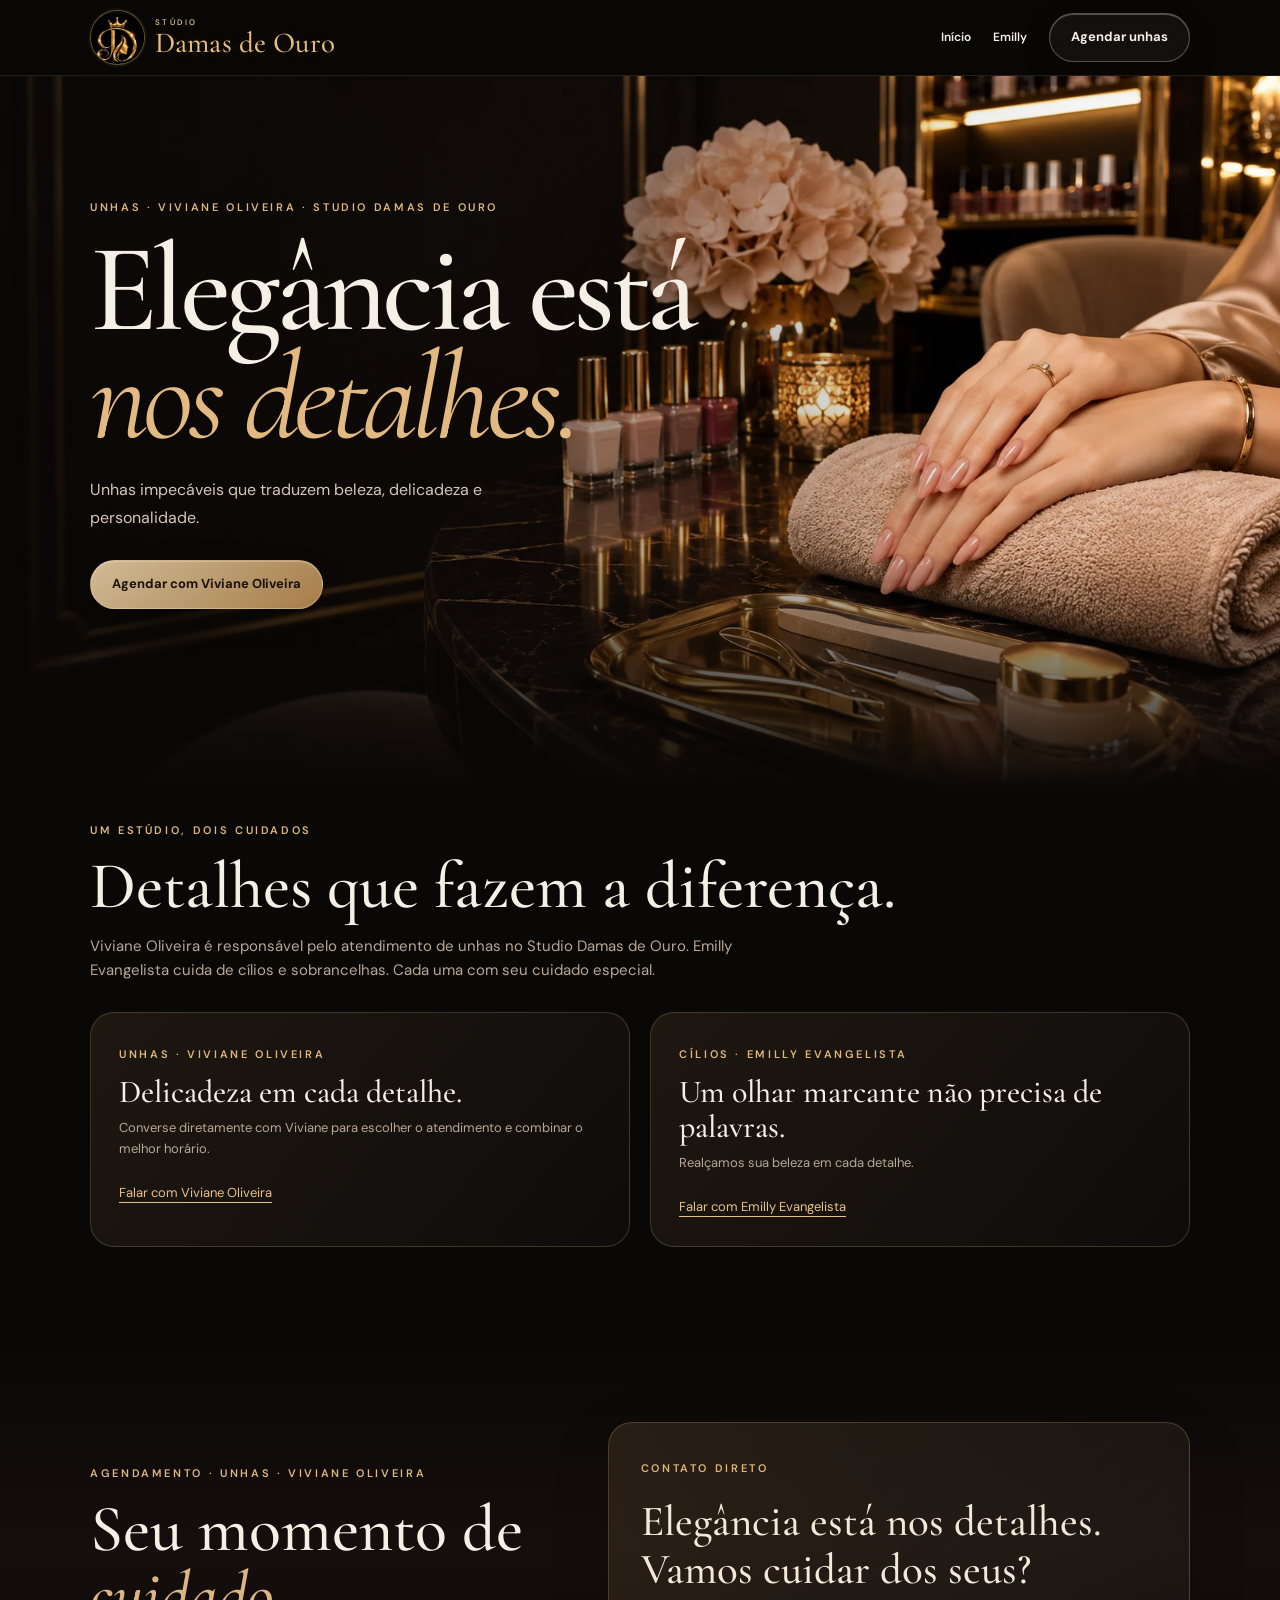
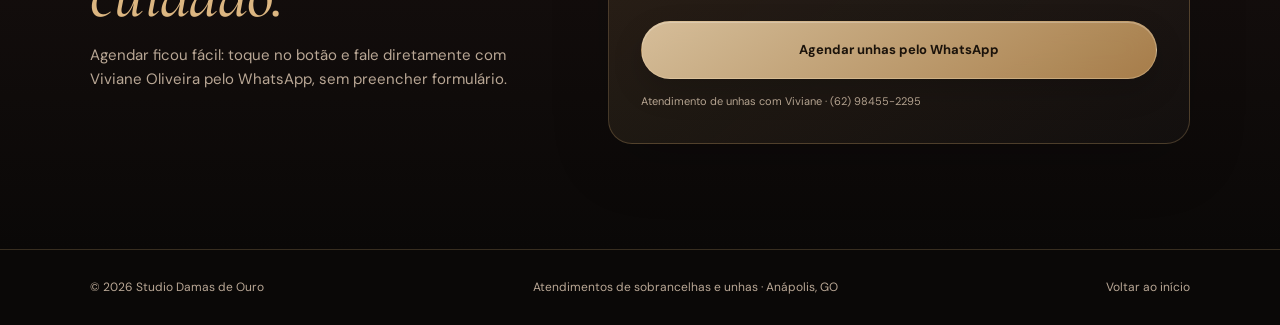
<file: unhas.html>
<!doctype html>
<html lang="pt-BR">
<head>
<meta charset="utf-8"><meta name="viewport" content="width=device-width,initial-scale=1,viewport-fit=cover">
<meta name="theme-color" content="#0a0807">
<meta name="description" content="Agende seu atendimento de unhas no Studio Damas de Ouro. Escolha o dia e horário desejados e confirme pelo WhatsApp.">
<title>Unhas | Studio Damas de Ouro</title>
<link rel="preconnect" href="https://fonts.googleapis.com">
<link rel="preconnect" href="https://fonts.gstatic.com" crossorigin>
<link href="https://fonts.googleapis.com/css2?family=DM+Sans:wght@400;500;600;700&family=Cormorant+Garamond:wght@400;500;600;700&display=swap" rel="stylesheet">
<style>
:root{color-scheme:dark;--bg:#0a0807;--gold:#ddb77d;--text:#f6efe6;--muted:#b9a795;--line:rgba(220,183,125,.22)}
*{box-sizing:border-box}html{scroll-behavior:smooth}body{margin:0;background:var(--bg);color:var(--text);font:15px/1.6 'DM Sans',sans-serif;overflow-x:hidden}a{color:inherit;text-decoration:none}button,input,textarea{font:inherit}button{cursor:pointer}
.wrap{width:min(1100px,calc(100% - 40px));margin-inline:auto}.eyebrow{font-size:11px;text-transform:uppercase;letter-spacing:.24em;color:var(--gold);font-weight:600}
.header{position:sticky;top:0;z-index:50;border-bottom:1px solid rgba(220,183,125,.13);background:rgba(10,8,7,.82);backdrop-filter:blur(22px)}
.header .wrap{min-height:75px;display:flex;align-items:center;justify-content:space-between;gap:18px}.mark{display:flex;align-items:center;gap:12px;min-width:0}.seal{width:48px;height:48px;flex:0 0 48px;display:grid;place-items:center;border:1px solid rgba(228,188,118,.45);border-radius:50%;font:italic 31px/1 Georgia,serif;color:#d8ad70;box-shadow:inset 0 0 18px rgba(220,174,106,.09)}.mark-name{display:flex;flex-direction:column;line-height:1.03}.mark-name small{font-size:8px;letter-spacing:.27em;color:#d6b78d}.mark-name strong{font:500 27px/1 'Cormorant Garamond',serif;color:#e8c38b;white-space:nowrap}.navigation{display:flex;gap:22px;align-items:center;font-size:12px;font-weight:600}.navigation a:hover{color:var(--gold)}
.btn{display:inline-flex;align-items:center;justify-content:center;gap:10px;border:1px solid rgba(241,218,177,.32);padding:13px 21px;border-radius:999px;background:linear-gradient(145deg,rgba(243,217,176,.86),rgba(192,144,84,.85));color:#1b130b;font-size:13px;font-weight:700;box-shadow:inset 0 1px rgba(255,255,255,.25),0 12px 30px rgba(0,0,0,.17);backdrop-filter:blur(16px);transition:transform .2s}.btn:hover{transform:translateY(-2px)}.btn.alt{color:var(--text);background:rgba(255,255,255,.045)}.btn:focus-visible,.slot:focus-visible{outline:2px solid #ead0a3;outline-offset:3px}
.hero{min-height:500px;position:relative;isolation:isolate;display:grid;align-items:center;overflow:hidden;background:radial-gradient(ellipse at 80% 38%,rgba(171,112,74,.2),transparent 47%),linear-gradient(135deg,#110c0c,#0a0807 66%)}.hero:before{content:"";position:absolute;right:max(-4vw,-70px);top:10%;width:min(43vw,460px);aspect-ratio:1;border:1px solid rgba(230,188,122,.2);border-radius:51% 49% 53% 47%;transform:rotate(-18deg);box-shadow:inset 0 0 0 31px rgba(11,8,7,.6),inset 0 0 0 32px rgba(227,178,111,.12),0 0 130px rgba(184,125,66,.06);z-index:-1}.hero:after{content:"";position:absolute;bottom:0;left:0;right:0;height:170px;background:linear-gradient(transparent,var(--bg));pointer-events:none}
.hero-content{position:relative;z-index:1;padding:75px 0 100px;max-width:660px}.hero h1{font:500 clamp(66px,10vw,125px)/.86 'Cormorant Garamond',Georgia,serif;letter-spacing:-.045em;margin:18px 0 25px}.hero h1 em{font-weight:400;color:#e2b981}.hero p{max-width:480px;color:#d7c6b8;font-size:16px;line-height:1.75;margin:0 0 28px}
.services{padding:30px 0 95px;position:relative}.services h2,.booking h2{font:500 clamp(40px,5.3vw,66px)/1 'Cormorant Garamond',serif;margin:12px 0 15px}.services p,.booking-intro{color:var(--muted);max-width:650px}.split{display:grid;grid-template-columns:1fr 1fr;gap:20px;margin-top:30px}.service-card{border:1px solid var(--line);border-radius:24px;padding:28px;min-height:188px;background:linear-gradient(130deg,rgba(224,176,113,.095),rgba(255,255,255,.019));transition:border-color .2s,transform .2s}.service-card:hover{transform:translateY(-3px);border-color:rgba(228,188,122,.56)}.service-card h3{font:500 32px/1.1 'Cormorant Garamond',serif;margin:9px 0}.service-card p{font-size:13px;margin:0 0 20px}.service-card a{font-size:13px;color:#e6c28b;text-decoration:underline;text-underline-offset:5px}
.booking{padding:80px 0 105px;background:linear-gradient(180deg,#0a0807,#140e0d 40%,#0a0807)}.booking-layout{display:grid;grid-template-columns:.88fr 1.12fr;gap:60px;align-items:start}.booking-panel{border:1px solid rgba(226,183,123,.26);border-radius:24px;background:linear-gradient(145deg,rgba(255,255,255,.07),rgba(245,184,113,.03));padding:30px;box-shadow:0 22px 60px rgba(0,0,0,.22)}.booking-panel label{display:block;color:#e7d4bd;font-size:12px;font-weight:700;margin:0 0 7px}.field{width:100%;border:1px solid rgba(222,182,128,.28);border-radius:13px;color:var(--text);background:#1b1513;padding:14px 15px;outline:none;min-height:49px}.field:focus{border-color:#d5ab78}.form-group{margin-bottom:18px}.time-grid{display:grid;grid-template-columns:repeat(3,minmax(0,1fr));gap:9px;margin:9px 0 20px}.period{display:block;font-size:11px;font-weight:700;letter-spacing:.13em;color:#d6b589;text-transform:uppercase;margin:14px 0 7px}.slot{border:1px solid rgba(226,183,123,.28);border-radius:12px;min-height:47px;color:#f7ead8;background:rgba(255,255,255,.055);backdrop-filter:blur(12px);font-weight:600;font-variant-numeric:tabular-nums}.slot[aria-pressed="true"]{color:#1b130c;background:linear-gradient(120deg,#d6ab72,#f1d6a9);border-color:#ebc997}.note{font-size:12px;color:#cbb296;line-height:1.65;background:rgba(213,166,106,.07);border:1px solid rgba(213,166,106,.17);padding:12px;border-radius:12px;margin:16px 0 22px}.submit{width:100%}.feedback{font-size:12px;color:#f0b7a5;min-height:20px;margin:8px 0}
.footer{padding:28px 0;border-top:1px solid var(--line);font-size:12px;color:var(--muted)}.footer .wrap{display:flex;justify-content:space-between;gap:12px;flex-wrap:wrap}
@media(max-width:750px){.navigation{gap:13px}.navigation .secondary{display:none}.wrap{width:min(100% - 30px,1100px)}.header .wrap{min-height:66px}.mark-name strong{font-size:23px}.seal{width:42px;height:42px;flex-basis:42px;font-size:27px}.hero{min-height:430px}.hero-content{padding:70px 0 85px}.hero:before{right:-90px;top:8%;width:290px;opacity:.52}.hero h1{font-size:clamp(70px,16vw,104px)}.hero p{font-size:14px}.split,.booking-layout{grid-template-columns:1fr;gap:18px}.booking{padding:55px 0 80px}.booking-panel{padding:20px}.services{padding:15px 0 65px}}
@media(max-width:390px){.mark-name strong{font-size:20px}.navigation .btn{padding:10px 12px}.seal{width:39px;height:39px;flex-basis:39px}}
@media(prefers-reduced-motion:reduce){html{scroll-behavior:auto}.btn,.service-card{transition:none}}
</style>
<style id="same-studio-brand">
/* Marca compartilhada entre as duas páginas, usando exatamente a imagem da página principal. */
.header .mark{display:inline-flex;align-items:center;justify-content:flex-start;gap:10px;min-width:0}
.header .mark .brand-emblem{display:block;position:relative;flex:0 0 55px;width:55px;height:55px;overflow:hidden;border-radius:50%;background:#050505;border:1px solid rgba(220,181,106,.45);box-shadow:0 0 0 2px rgba(220,181,106,.06)}
.header .mark .brand-emblem img{position:absolute;display:block;width:228%;height:auto;max-width:none;min-height:0;left:50%;top:0;transform:translateX(-50%);border:0;filter:none}
.header .mark-name small{font:500 8px/1.4 'DM Sans',sans-serif;letter-spacing:.31em;color:#e8cf9f}
.header .mark-name strong{font:500 clamp(22px,2.4vw,29px)/1.02 'Cormorant Garamond',Georgia,serif;letter-spacing:.005em;color:#e6be7b;text-shadow:0 1px 15px rgba(221,173,91,.17)}
@media(max-width:750px){.header .mark .brand-emblem{flex-basis:47px;width:47px;height:47px}.header .mark{gap:9px}}
@media(max-width:390px){.header .mark .brand-emblem{flex-basis:42px;width:42px;height:42px}.header .mark{gap:7px}.header .mark-name strong{font-size:20px}}
</style><style id="nails-crisp-cover-v3">
/* Nova foto em alta resolução, renderizada sem filtros nem redimensionamentos artificiais. */
.hero{position:relative!important;isolation:isolate!important;min-height:clamp(570px,79vh,810px)!important;background:#090706!important;overflow:hidden!important}
.hero::before,.hero::after{content:none!important;display:none!important}
.hero-media{position:absolute;inset:0;z-index:0;overflow:hidden;pointer-events:none}
.hero-media .hero-photo{display:block;position:absolute;inset:0;width:100%;height:100%;object-fit:cover;object-position:center center;filter:none!important;backdrop-filter:none!important;transform:none!important;opacity:1}
.hero-side-shade{position:absolute;inset:0;background:linear-gradient(90deg,rgba(9,7,6,.88) 0%,rgba(9,7,6,.78) 20%,rgba(9,7,6,.38) 45%,rgba(9,7,6,.06) 76%,rgba(9,7,6,0) 100%);pointer-events:none}
.hero-bottom-fade{position:absolute;left:0;right:0;bottom:0;height:clamp(145px,26vh,260px);background:linear-gradient(0deg,#0a0807 0%,rgba(10,8,7,.64) 35%,rgba(10,8,7,0) 100%);pointer-events:none}
.hero>.wrap{position:relative;z-index:2}
.hero .hero-content{padding:85px 0 145px!important}
@media(max-width:750px){
.hero{min-height:610px!important}
.hero-media .hero-photo{object-position:64% center}
.hero-side-shade{background:linear-gradient(90deg,rgba(9,7,6,.82),rgba(9,7,6,.54) 53%,rgba(9,7,6,.18) 100%)}
.hero-bottom-fade{height:185px}
.hero .hero-content{padding:75px 0 125px!important}
}
@media(prefers-reduced-motion:reduce){.hero-media .hero-photo{transition:none!important}}
</style><style id="nails-whatsapp-direct-2026">
.nails-direct-booking{align-items:center}
.nails-contact{padding:32px;border:1px solid rgba(226,183,123,.24);background:linear-gradient(140deg,rgba(225,178,105,.12),rgba(255,255,255,.025));border-radius:24px;box-shadow:0 20px 60px rgba(0,0,0,.16)}
.nails-contact p{font:500 clamp(28px,3.4vw,43px)/1.12 'Cormorant Garamond',Georgia,serif;color:#f4e8d8;margin:18px 0 28px}
.nails-contact .btn{width:100%;min-height:58px;text-align:center}
.nails-contact small{display:block;color:#bba995;font-size:11px;margin:14px 0 0}
@media(max-width:750px){.nails-contact{padding:24px}.nails-direct-booking{gap:26px}}
</style></head><body>
<header class="header"><div class="wrap"><a class="mark" href="/" aria-label="Voltar ao início do Studio Damas de Ouro"><span class="brand-emblem" aria-hidden="true"><img src="[data-uri]" alt="Logotipo Studio Damas de Ouro" /></span><span class="mark-name"><small>STÚDIO</small><strong>Damas de Ouro</strong></span></a><nav class="navigation" aria-label="Navegação"><a class="secondary" href="/">Início</a><a class="secondary" href="https://wa.me/5562986490797?text=Ol%C3%A1%2C%20Emilly!%20Vim%20pelo%20site%20Studio%20Damas%20de%20Ouro%20e%20gostaria%20de%20agendar%20c%C3%ADlios%20ou%20sobrancelhas.%20Pode%20me%20informar%20os%20hor%C3%A1rios%3F" target="_blank" rel="noopener noreferrer">Emilly</a><a class="btn alt" href="https://wa.me/5562984552295?text=Ol%C3%A1%2C%20Viviane!%20Vim%20pelo%20site%20Studio%20Damas%20de%20Ouro%20e%20gostaria%20de%20agendar%20um%20atendimento%20de%20unhas.%20Pode%20me%20informar%20os%20hor%C3%A1rios%3F" target="_blank" rel="noopener noreferrer">Agendar unhas</a></nav></div></header>
<main>
<section class="hero"><div class="hero-media" aria-hidden="true"><img class="hero-photo" src="[data-uri]" alt="" loading="eager" decoding="async" fetchpriority="high"><div class="hero-side-shade"></div><div class="hero-bottom-fade"></div></div><div class="wrap"><div class="hero-content"><span class="eyebrow">UNHAS · VIVIANE OLIVEIRA · STUDIO DAMAS DE OURO</span><h1>Elegância está<br><em>nos detalhes.</em></h1><p>Unhas impecáveis que traduzem beleza, delicadeza e personalidade.</p><a class="btn" href="https://wa.me/5562984552295?text=Ol%C3%A1%2C%20Viviane!%20Vim%20pelo%20site%20Studio%20Damas%20de%20Ouro%20e%20gostaria%20de%20agendar%20um%20atendimento%20de%20unhas.%20Pode%20me%20informar%20os%20hor%C3%A1rios%3F" target="_blank" rel="noopener noreferrer">Agendar com Viviane Oliveira</a></div></div></section>
<section class="services" id="servicos"><div class="wrap">
 <span class="eyebrow">Um estúdio, dois cuidados</span>
 <h2>Detalhes que fazem a diferença.</h2>
 <p>Viviane Oliveira é responsável pelo atendimento de unhas no Studio Damas de Ouro. Emilly Evangelista cuida de cílios e sobrancelhas. Cada uma com seu cuidado especial.</p>
 <div class="split">
  <article class="service-card"><span class="eyebrow">UNHAS · VIVIANE OLIVEIRA</span><h3>Delicadeza em cada detalhe.</h3><p>Converse diretamente com Viviane para escolher o atendimento e combinar o melhor horário.</p><a href="https://wa.me/5562984552295?text=Ol%C3%A1%2C%20Viviane!%20Vim%20pelo%20site%20Studio%20Damas%20de%20Ouro%20e%20gostaria%20de%20agendar%20um%20atendimento%20de%20unhas.%20Pode%20me%20informar%20os%20hor%C3%A1rios%3F" target="_blank" rel="noopener noreferrer">Falar com Viviane Oliveira</a></article>
  <article class="service-card"><span class="eyebrow">CÍLIOS · EMILLY EVANGELISTA</span><h3>Um olhar marcante não precisa de palavras.</h3><p>Realçamos sua beleza em cada detalhe.</p><a href="https://wa.me/5562986490797?text=Ol%C3%A1%2C%20Emilly!%20Vim%20pelo%20site%20Studio%20Damas%20de%20Ouro%20e%20gostaria%20de%20agendar%20c%C3%ADlios%20ou%20sobrancelhas.%20Pode%20me%20informar%20os%20hor%C3%A1rios%3F" target="_blank" rel="noopener noreferrer">Falar com Emilly Evangelista</a></article>
 </div>
 </div></section>
<section class="booking" id="agendamento">
 <div class="wrap booking-layout nails-direct-booking">
  <div><span class="eyebrow">Agendamento · Unhas · Viviane Oliveira</span><h2>Seu momento de <em style="color:#dcb681">cuidado.</em></h2><p class="booking-intro">Agendar ficou fácil: toque no botão e fale diretamente com Viviane Oliveira pelo WhatsApp, sem preencher formulário.</p></div>
  <div class="nails-contact"><span class="eyebrow">Contato direto</span><p>Elegância está nos detalhes. Vamos cuidar dos seus?</p><a class="btn submit" href="https://wa.me/5562984552295?text=Ol%C3%A1%2C%20Viviane!%20Vim%20pelo%20site%20Studio%20Damas%20de%20Ouro%20e%20gostaria%20de%20agendar%20um%20atendimento%20de%20unhas.%20Pode%20me%20informar%20os%20hor%C3%A1rios%3F" target="_blank" rel="noopener noreferrer">Agendar unhas pelo WhatsApp</a><small>Atendimento de unhas com Viviane · (62) 98455-2295</small></div>
 </div>
</section>
</main><footer class="footer"><div class="wrap"><span>© <span id="year"></span> Studio Damas de Ouro</span><span>Atendimentos de sobrancelhas e unhas · Anápolis, GO</span><a href="/">Voltar ao início</a></div></footer>
<script>document.getElementById('year').textContent=new Date().getFullYear();</script></body></html>
</file>
<file: hero.css>
:root{--damas-hero:url("[data-uri]")}
/* Fundo exclusivo da abertura */
.hero{background-image:linear-gradient(90deg,rgba(7,6,5,.90),rgba(8,7,6,.70) 52%,rgba(8,7,6,.62)),var(--damas-hero)!important;background-size:cover,cover!important;background-position:center,center 42%!important;background-repeat:no-repeat!important}
.hero::before{display:none!important}.hero-grid{position:relative;z-index:1}
@media(max-width:760px){.hero{background-image:linear-gradient(180deg,rgba(8,7,6,.74),rgba(8,7,6,.66) 52%,rgba(8,7,6,.88)),var(--damas-hero)!important;background-position:center,center 44%!important}}
</file>
